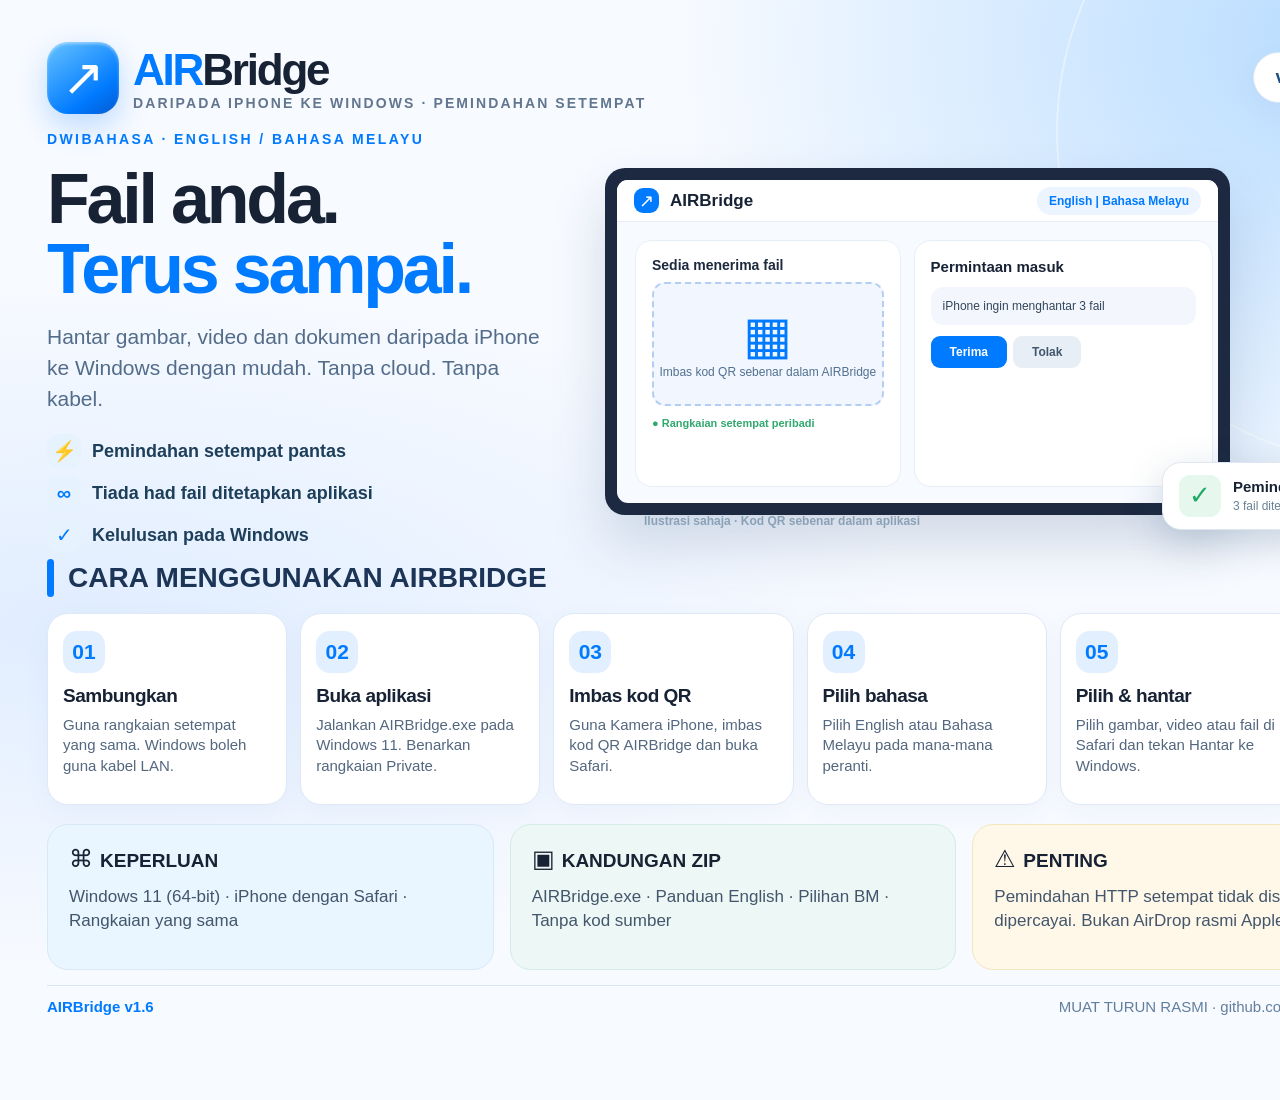
<file: AIRBridge-Guide-BM.html>
<!DOCTYPE html>
<html lang="ms">
<head>
<meta charset="utf-8">
<meta name="viewport" content="width=device-width, initial-scale=1">
<title>AIRBridge v1.6 · DARIPADA IPHONE KE WINDOWS · PEMINDAHAN SETEMPAT</title>
<style>
*{box-sizing:border-box}
:root{font-family:"Segoe UI",Arial,sans-serif;color:#172234;background:#f6faff;font-synthesis:none}
body{margin:0}
.page{width:1600px;height:1100px;overflow:hidden;position:relative;
 background:radial-gradient(ellipse at 84% 4%,#b8dcff 0%,transparent 35%),
 radial-gradient(ellipse at 5% 57%,#e0edff 0%,transparent 39%),#f7faff;padding:39px 47px 26px}
.page::before{content:"";position:absolute;right:-110px;top:-200px;width:650px;height:660px;border:2px solid #ffffff62;border-radius:50%;pointer-events:none}
.head{position:relative;display:flex;align-items:center;justify-content:space-between;height:77px}
.brand{display:flex;align-items:center;gap:14px}
.brandicon{width:72px;height:72px;border-radius:21px;display:grid;place-items:center;color:#fff;
 background:linear-gradient(145deg,#66c3ff 0%,#007aff 70%,#0459d0 100%);
 box-shadow:0 12px 30px #007aff3d,inset 0 2px 3px #ffffff6c;font-size:51px;font-weight:600}
.brandtext{font-size:44px;font-weight:800;letter-spacing:-2.2px}
.brandtext span{color:#007aff}
.subtitle{font-size:14px;color:#62768f;letter-spacing:2.1px;font-weight:800}
.version{border-radius:30px;background:#fff;border:1px solid #dae7f6;padding:14px 21px;font-size:18px;font-weight:760;color:#1c4d82;box-shadow:0 6px 24px #4867890d}
.hero{display:grid;grid-template-columns:535px 1fr;gap:17px;height:424px;align-items:center}
.text-panel{padding:15px 0}
.eyebrow{font-size:14px;color:#007aff;font-weight:800;letter-spacing:2.4px}
.hero h1{font-size:70px;line-height:1.0;letter-spacing:-3.2px;margin:17px 0 17px;font-weight:820}
.hero h1 em{color:#007aff;font-style:normal}
.summary{font-size:21px;line-height:1.48;color:#536c89;max-width:495px;margin:0 0 20px}
.pills{display:flex;flex-direction:column;gap:8px}
.pill{display:flex;align-items:center;gap:11px;color:#1e3f5a;font-size:18px;font-weight:690}
.pill b{display:grid;place-items:center;border-radius:12px;background:#e6f3ff;color:#007aff;width:34px;height:34px;font-size:20px}
.mock{height:372px;display:flex;position:relative;align-items:center;padding-left:6px}
.computer{width:625px;height:347px;background:#1c2940;border-radius:20px;padding:12px;box-shadow:0 29px 55px #173b692b}
.monitor{height:100%;background:#f7faff;border-radius:11px;overflow:hidden}
.titlebar{height:42px;background:#fff;display:flex;align-items:center;gap:11px;padding:0 17px;border-bottom:1px solid #e8edf6}
.smallapp{display:grid;place-items:center;background:#007aff;color:#fff;border-radius:9px;width:25px;height:25px;font-size:18px}
.titlebar strong{font-size:17px}
.minipicker{margin-left:auto;border-radius:18px;background:#ebf4ff;padding:7px 12px;color:#007aff;font-size:12px;font-weight:800}
.monitorinner{display:grid;grid-template-columns: 47% 53%;gap:13px;padding:18px}
.paircard{background:#fff;border:1px solid #e8eef6;border-radius:17px;height:247px;padding:16px 16px}
.paircard h4{font-size:14px;margin:0 0 9px;color:#1d293e}
.qr-placeholder{height:124px;border-radius:13px;background:#f1f6ff;display:flex;align-items:center;justify-content:center;
 flex-direction:column;color:#007aff;border:2px dashed #b3cef2;gap:4px}
.qr-icon{font-size:52px;line-height:1;font-weight:500}
.qr-hint{color:#52718f;font-size:12px;max-width:235px;line-height:1.25;text-align:center}
.pairfoot{margin-top:11px;color:#31a86d;font-size:11px;font-weight:800}
.inbox{background:#fff;border:1px solid #e8eef6;border-radius:17px;height:247px;padding:17px 16px}
.inbox h4{font-size:15px;margin:0 0 12px}
.notifrow{border-radius:12px;background:#f3f7fd;padding:12px;font-size:12px;color:#34475c}
.notifs{display:flex;gap:6px;margin-top:11px}
.btn{font-size:12px;color:#fff;background:#007aff;border-radius:9px;padding:9px 19px;font-weight:800}
.btn.gray{color:#41566c;background:#e8eef6}
.phone{position:absolute;right:0;top:34px;width:200px;height:322px;border:9px solid #172435;border-radius:35px;
 background:#fdfefe;box-shadow:0 20px 44px #17324a35;padding:16px 9px 14px;display:flex;flex-direction:column;align-items:center}
.notch{position:absolute;top:0;left:48px;background:#172435;border-radius:0 0 16px 16px;width:85px;height:15px}
.address{margin-top:18px;padding:7px 5px;border-radius:9px;background:#edf1f6;width:100%;text-align:center;
 font-size:9px;font-weight:700;color:#617185}
.phone-logo{display:grid;place-items:center;margin:30px auto 8px;background:#007aff;color:#fff;width:57px;height:57px;border-radius:16px;font-size:40px}
.phone h4{margin:0;font-size:20px}
.phone .languages{background:#e5effc;color:#1c66b4;padding:6px 13px;border-radius:17px;font-size:11px;font-weight:780;margin:10px auto}
.phone-btn{background:#007aff;color:#fff;border-radius:11px;font-size:12px;text-align:center;font-weight:800;
 width:100%;padding:11px 3px;margin-top:8px}
.toast{position:absolute;right:115px;bottom:-2px;background:#fff;box-shadow:0 12px 38px #21456335;
 border-radius:19px;border:1px solid #dfe8f2;display:flex;align-items:center;gap:12px;padding:12px 16px;min-width:276px;z-index:2}
.success{display:grid;place-items:center;background:#e6f8ee;color:#20a963;border-radius:11px;width:42px;height:42px;font-size:26px}
.toast strong{font-size:15px}
.toast p{margin:3px 0 0;font-size:12px;color:#688096}
.caption{position:absolute;bottom:0;left:45px;font-size:12px;color:#8aa1b7;font-weight:650}
.bar-title{display:flex;gap:14px;align-items:center;margin:19px 0 16px}
.blue-rule{width:7px;height:38px;border-radius:12px;background:#007aff}
.bar-title h2{font-size:28px;margin:0;font-weight:830;color:#1c3456}
.steps{display:grid;grid-template-columns:repeat(6,1fr);gap:13px}
.step{background:#fff;border:1px solid #dfe9f6;min-height:192px;border-radius:21px;padding:17px 15px 13px;
 box-shadow:0 8px 24px #587ca80d}
.count{width:42px;height:42px;display:grid;place-items:center;border-radius:14px;background:#e1efff;
 color:#007aff;font-size:21px;font-weight:850}
.step h3{font-size:19px;font-weight:800;letter-spacing:-.5px;margin:12px 0 8px}
.step p{font-size:15px;line-height:1.36;color:#53677f;margin:0}
.meta{display:grid;grid-template-columns:1fr 1fr 1.3fr;gap:16px;margin-top:19px}
.box{border-radius:21px;border:1px solid #d7e9f7;background:#e9f5ff;padding:20px 21px;min-height:146px}
.box:nth-child(2){background:#edf8f6;border-color:#d3ece5}
.box:nth-child(3){background:#fff8e9;border-color:#f4e6bf}
.box h3{font-size:19px;font-weight:810;margin:0 0 12px}
.box h3 span{font-size:24px;margin-right:7px}
.box p{font-size:17px;line-height:1.4;color:#43566b;margin:0}
footer{margin-top:15px;display:flex;justify-content:space-between;align-items:center;color:#627e9d;font-size:15px;
 border-top:1px solid #d6e6f5;padding-top:12px}
footer b{color:#007aff}
</style>
</head>
<body><div class="page">
  <header class="head">
    <div class="brand"><div class="brandicon">↗</div><div><div class="brandtext"><span>AIR</span>Bridge</div><div class="subtitle">DARIPADA IPHONE KE WINDOWS · PEMINDAHAN SETEMPAT</div></div></div>
    <div class="version">v1.6 · WINDOWS 11 + IPHONE</div>
  </header>
  <section class="hero">
    <div class="text-panel">
      <div class="eyebrow">DWIBAHASA · ENGLISH / BAHASA MELAYU</div>
      <h1>Fail anda.<br><em>Terus sampai.</em></h1>
      <p class="summary">Hantar gambar, video dan dokumen daripada iPhone ke Windows dengan mudah. Tanpa cloud. Tanpa kabel.</p>
      <div class="pills">
        <div class="pill"><b>⚡</b>Pemindahan setempat pantas</div>
        <div class="pill"><b>∞</b>Tiada had fail ditetapkan aplikasi</div>
        <div class="pill"><b>✓</b>Kelulusan pada Windows</div>
      </div>
    </div>
    <div class="mock">
      <div class="computer">
        <div class="monitor">
          <div class="titlebar"><div class="smallapp">↗</div><strong>AIRBridge</strong><div class="minipicker">English  |  Bahasa Melayu</div></div>
          <div class="monitorinner">
            <div class="paircard"><h4>Sedia menerima fail</h4><div class="qr-placeholder"><div class="qr-icon">▦</div><div class="qr-hint">Imbas kod QR sebenar dalam AIRBridge</div></div><div class="pairfoot">● Rangkaian setempat peribadi</div></div>
            <div class="inbox"><h4>Permintaan masuk</h4><div class="notifrow">iPhone ingin menghantar 3 fail</div><div class="notifs"><span class="btn">Terima</span><span class="btn gray">Tolak</span></div></div>
          </div>
        </div>
      </div>
      <div class="phone"><div class="notch"></div><div class="address">HALAMAN SAFARI SETEMPAT</div>
        <div class="phone-logo">↗</div><h4>AIRBridge</h4><div class="languages">EN &nbsp; | &nbsp; BM</div>
        <div class="phone-btn">+ Pilih fail</div><div class="phone-btn">Hantar ke Windows</div></div>
      <div class="toast"><div class="success">✓</div><div><strong>Pemindahan berjaya!</strong><p>3 fail diterima</p></div></div>
      <div class="caption">Ilustrasi sahaja · Kod QR sebenar dalam aplikasi</div>
    </div>
  </section>
  <div class="bar-title"><div class="blue-rule"></div><h2>CARA MENGGUNAKAN AIRBRIDGE</h2></div>
  <section class="steps"><article class="step"><div class="count">01</div><h3>Sambungkan</h3><p>Guna rangkaian setempat yang sama. Windows boleh guna kabel LAN.</p></article><article class="step"><div class="count">02</div><h3>Buka aplikasi</h3><p>Jalankan AIRBridge.exe pada Windows 11. Benarkan rangkaian Private.</p></article><article class="step"><div class="count">03</div><h3>Imbas kod QR</h3><p>Guna Kamera iPhone, imbas kod QR AIRBridge dan buka Safari.</p></article><article class="step"><div class="count">04</div><h3>Pilih bahasa</h3><p>Pilih English atau Bahasa Melayu pada mana-mana peranti.</p></article><article class="step"><div class="count">05</div><h3>Pilih &amp; hantar</h3><p>Pilih gambar, video atau fail di Safari dan tekan Hantar ke Windows.</p></article><article class="step"><div class="count">06</div><h3>Terima &amp; siap</h3><p>Klik Terima pada PC. Tunggu notifikasi pemindahan berjaya.</p></article></section>
  <section class="meta">
    <div class="box"><h3><span>⌘</span>KEPERLUAN</h3><p>Windows 11 (64-bit) · iPhone dengan Safari · Rangkaian yang sama</p></div>
    <div class="box"><h3><span>▣</span>KANDUNGAN ZIP</h3><p>AIRBridge.exe · Panduan English · Pilihan BM · Tanpa kod sumber</p></div>
    <div class="box"><h3><span>⚠</span>PENTING</h3><p>Pemindahan HTTP setempat tidak disulitkan. Guna rangkaian peribadi dipercayai. Bukan AirDrop rasmi Apple.</p></div>
  </section>
  <footer><b>AIRBridge v1.6</b><span>MUAT TURUN RASMI · github.com/shahprotoss/AIRBridge/releases/latest</span></footer>
</div></body></html>
</file>
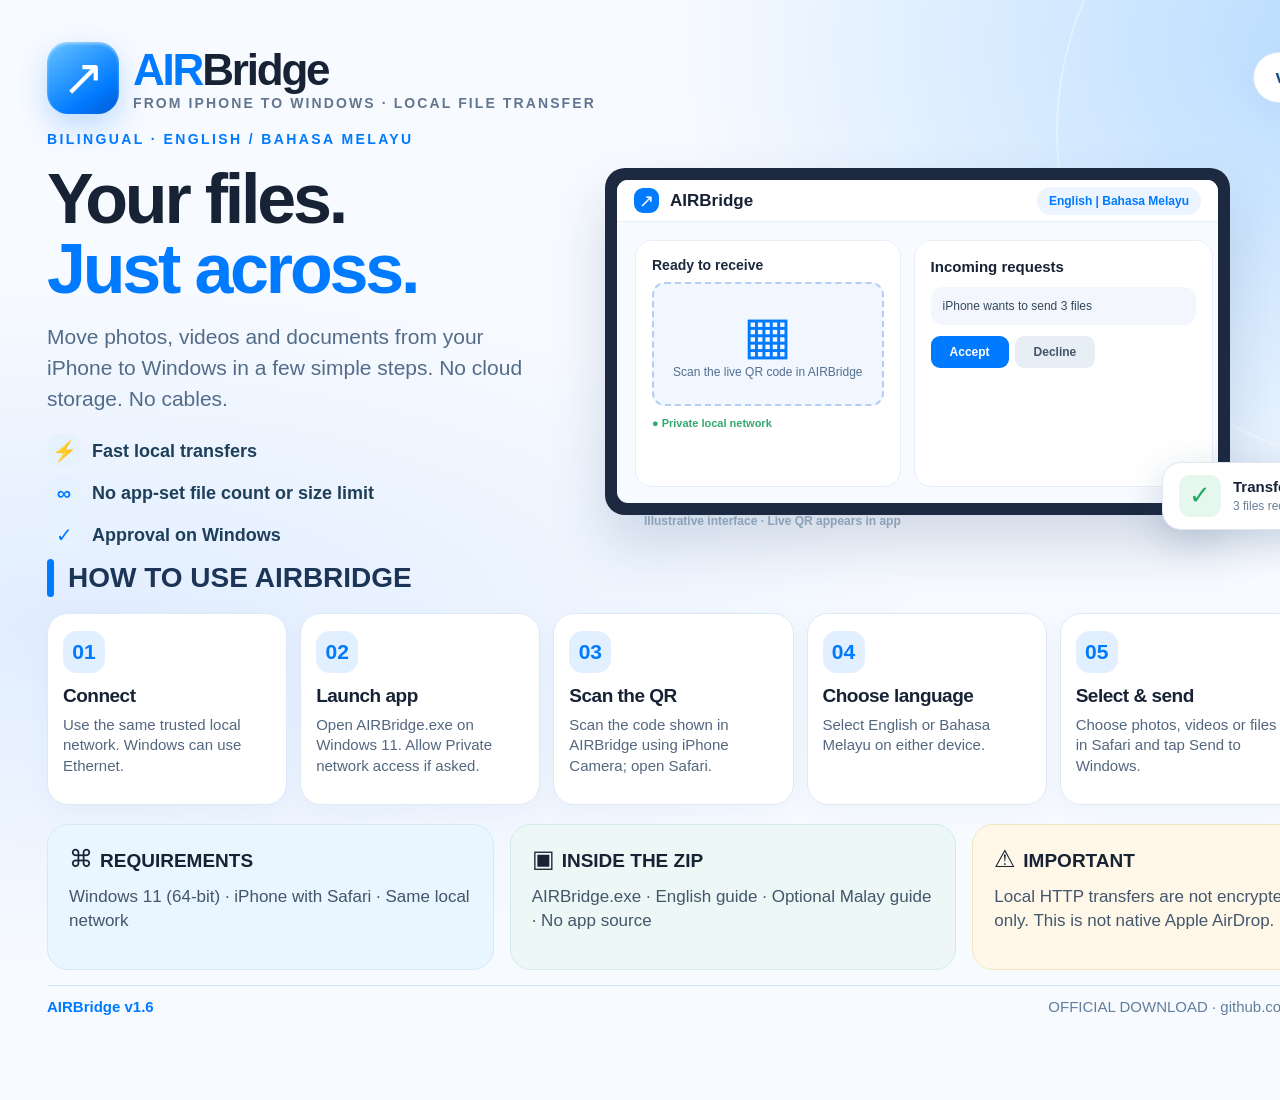
<file: AIRBridge-Guide-EN.html>
<!DOCTYPE html>
<html lang="en">
<head>
<meta charset="utf-8">
<meta name="viewport" content="width=device-width, initial-scale=1">
<title>AIRBridge v1.6 · FROM IPHONE TO WINDOWS · LOCAL FILE TRANSFER</title>
<style>
*{box-sizing:border-box}
:root{font-family:"Segoe UI",Arial,sans-serif;color:#172234;background:#f6faff;font-synthesis:none}
body{margin:0}
.page{width:1600px;height:1100px;overflow:hidden;position:relative;
 background:radial-gradient(ellipse at 84% 4%,#b8dcff 0%,transparent 35%),
 radial-gradient(ellipse at 5% 57%,#e0edff 0%,transparent 39%),#f7faff;padding:39px 47px 26px}
.page::before{content:"";position:absolute;right:-110px;top:-200px;width:650px;height:660px;border:2px solid #ffffff62;border-radius:50%;pointer-events:none}
.head{position:relative;display:flex;align-items:center;justify-content:space-between;height:77px}
.brand{display:flex;align-items:center;gap:14px}
.brandicon{width:72px;height:72px;border-radius:21px;display:grid;place-items:center;color:#fff;
 background:linear-gradient(145deg,#66c3ff 0%,#007aff 70%,#0459d0 100%);
 box-shadow:0 12px 30px #007aff3d,inset 0 2px 3px #ffffff6c;font-size:51px;font-weight:600}
.brandtext{font-size:44px;font-weight:800;letter-spacing:-2.2px}
.brandtext span{color:#007aff}
.subtitle{font-size:14px;color:#62768f;letter-spacing:2.1px;font-weight:800}
.version{border-radius:30px;background:#fff;border:1px solid #dae7f6;padding:14px 21px;font-size:18px;font-weight:760;color:#1c4d82;box-shadow:0 6px 24px #4867890d}
.hero{display:grid;grid-template-columns:535px 1fr;gap:17px;height:424px;align-items:center}
.text-panel{padding:15px 0}
.eyebrow{font-size:14px;color:#007aff;font-weight:800;letter-spacing:2.4px}
.hero h1{font-size:70px;line-height:1.0;letter-spacing:-3.2px;margin:17px 0 17px;font-weight:820}
.hero h1 em{color:#007aff;font-style:normal}
.summary{font-size:21px;line-height:1.48;color:#536c89;max-width:495px;margin:0 0 20px}
.pills{display:flex;flex-direction:column;gap:8px}
.pill{display:flex;align-items:center;gap:11px;color:#1e3f5a;font-size:18px;font-weight:690}
.pill b{display:grid;place-items:center;border-radius:12px;background:#e6f3ff;color:#007aff;width:34px;height:34px;font-size:20px}
.mock{height:372px;display:flex;position:relative;align-items:center;padding-left:6px}
.computer{width:625px;height:347px;background:#1c2940;border-radius:20px;padding:12px;box-shadow:0 29px 55px #173b692b}
.monitor{height:100%;background:#f7faff;border-radius:11px;overflow:hidden}
.titlebar{height:42px;background:#fff;display:flex;align-items:center;gap:11px;padding:0 17px;border-bottom:1px solid #e8edf6}
.smallapp{display:grid;place-items:center;background:#007aff;color:#fff;border-radius:9px;width:25px;height:25px;font-size:18px}
.titlebar strong{font-size:17px}
.minipicker{margin-left:auto;border-radius:18px;background:#ebf4ff;padding:7px 12px;color:#007aff;font-size:12px;font-weight:800}
.monitorinner{display:grid;grid-template-columns: 47% 53%;gap:13px;padding:18px}
.paircard{background:#fff;border:1px solid #e8eef6;border-radius:17px;height:247px;padding:16px 16px}
.paircard h4{font-size:14px;margin:0 0 9px;color:#1d293e}
.qr-placeholder{height:124px;border-radius:13px;background:#f1f6ff;display:flex;align-items:center;justify-content:center;
 flex-direction:column;color:#007aff;border:2px dashed #b3cef2;gap:4px}
.qr-icon{font-size:52px;line-height:1;font-weight:500}
.qr-hint{color:#52718f;font-size:12px;max-width:235px;line-height:1.25;text-align:center}
.pairfoot{margin-top:11px;color:#31a86d;font-size:11px;font-weight:800}
.inbox{background:#fff;border:1px solid #e8eef6;border-radius:17px;height:247px;padding:17px 16px}
.inbox h4{font-size:15px;margin:0 0 12px}
.notifrow{border-radius:12px;background:#f3f7fd;padding:12px;font-size:12px;color:#34475c}
.notifs{display:flex;gap:6px;margin-top:11px}
.btn{font-size:12px;color:#fff;background:#007aff;border-radius:9px;padding:9px 19px;font-weight:800}
.btn.gray{color:#41566c;background:#e8eef6}
.phone{position:absolute;right:0;top:34px;width:200px;height:322px;border:9px solid #172435;border-radius:35px;
 background:#fdfefe;box-shadow:0 20px 44px #17324a35;padding:16px 9px 14px;display:flex;flex-direction:column;align-items:center}
.notch{position:absolute;top:0;left:48px;background:#172435;border-radius:0 0 16px 16px;width:85px;height:15px}
.address{margin-top:18px;padding:7px 5px;border-radius:9px;background:#edf1f6;width:100%;text-align:center;
 font-size:9px;font-weight:700;color:#617185}
.phone-logo{display:grid;place-items:center;margin:30px auto 8px;background:#007aff;color:#fff;width:57px;height:57px;border-radius:16px;font-size:40px}
.phone h4{margin:0;font-size:20px}
.phone .languages{background:#e5effc;color:#1c66b4;padding:6px 13px;border-radius:17px;font-size:11px;font-weight:780;margin:10px auto}
.phone-btn{background:#007aff;color:#fff;border-radius:11px;font-size:12px;text-align:center;font-weight:800;
 width:100%;padding:11px 3px;margin-top:8px}
.toast{position:absolute;right:115px;bottom:-2px;background:#fff;box-shadow:0 12px 38px #21456335;
 border-radius:19px;border:1px solid #dfe8f2;display:flex;align-items:center;gap:12px;padding:12px 16px;min-width:276px;z-index:2}
.success{display:grid;place-items:center;background:#e6f8ee;color:#20a963;border-radius:11px;width:42px;height:42px;font-size:26px}
.toast strong{font-size:15px}
.toast p{margin:3px 0 0;font-size:12px;color:#688096}
.caption{position:absolute;bottom:0;left:45px;font-size:12px;color:#8aa1b7;font-weight:650}
.bar-title{display:flex;gap:14px;align-items:center;margin:19px 0 16px}
.blue-rule{width:7px;height:38px;border-radius:12px;background:#007aff}
.bar-title h2{font-size:28px;margin:0;font-weight:830;color:#1c3456}
.steps{display:grid;grid-template-columns:repeat(6,1fr);gap:13px}
.step{background:#fff;border:1px solid #dfe9f6;min-height:192px;border-radius:21px;padding:17px 15px 13px;
 box-shadow:0 8px 24px #587ca80d}
.count{width:42px;height:42px;display:grid;place-items:center;border-radius:14px;background:#e1efff;
 color:#007aff;font-size:21px;font-weight:850}
.step h3{font-size:19px;font-weight:800;letter-spacing:-.5px;margin:12px 0 8px}
.step p{font-size:15px;line-height:1.36;color:#53677f;margin:0}
.meta{display:grid;grid-template-columns:1fr 1fr 1.3fr;gap:16px;margin-top:19px}
.box{border-radius:21px;border:1px solid #d7e9f7;background:#e9f5ff;padding:20px 21px;min-height:146px}
.box:nth-child(2){background:#edf8f6;border-color:#d3ece5}
.box:nth-child(3){background:#fff8e9;border-color:#f4e6bf}
.box h3{font-size:19px;font-weight:810;margin:0 0 12px}
.box h3 span{font-size:24px;margin-right:7px}
.box p{font-size:17px;line-height:1.4;color:#43566b;margin:0}
footer{margin-top:15px;display:flex;justify-content:space-between;align-items:center;color:#627e9d;font-size:15px;
 border-top:1px solid #d6e6f5;padding-top:12px}
footer b{color:#007aff}
</style>
</head>
<body><div class="page">
  <header class="head">
    <div class="brand"><div class="brandicon">↗</div><div><div class="brandtext"><span>AIR</span>Bridge</div><div class="subtitle">FROM IPHONE TO WINDOWS · LOCAL FILE TRANSFER</div></div></div>
    <div class="version">v1.6 · WINDOWS 11 + IPHONE</div>
  </header>
  <section class="hero">
    <div class="text-panel">
      <div class="eyebrow">BILINGUAL · ENGLISH / BAHASA MELAYU</div>
      <h1>Your files.<br><em>Just across.</em></h1>
      <p class="summary">Move photos, videos and documents from your iPhone to Windows in a few simple steps. No cloud storage. No cables.</p>
      <div class="pills">
        <div class="pill"><b>⚡</b>Fast local transfers</div>
        <div class="pill"><b>∞</b>No app-set file count or size limit</div>
        <div class="pill"><b>✓</b>Approval on Windows</div>
      </div>
    </div>
    <div class="mock">
      <div class="computer">
        <div class="monitor">
          <div class="titlebar"><div class="smallapp">↗</div><strong>AIRBridge</strong><div class="minipicker">English  |  Bahasa Melayu</div></div>
          <div class="monitorinner">
            <div class="paircard"><h4>Ready to receive</h4><div class="qr-placeholder"><div class="qr-icon">▦</div><div class="qr-hint">Scan the live QR code in AIRBridge</div></div><div class="pairfoot">● Private local network</div></div>
            <div class="inbox"><h4>Incoming requests</h4><div class="notifrow">iPhone wants to send 3 files</div><div class="notifs"><span class="btn">Accept</span><span class="btn gray">Decline</span></div></div>
          </div>
        </div>
      </div>
      <div class="phone"><div class="notch"></div><div class="address">LOCAL SAFARI PAGE</div>
        <div class="phone-logo">↗</div><h4>AIRBridge</h4><div class="languages">EN &nbsp; | &nbsp; BM</div>
        <div class="phone-btn">+ Choose files</div><div class="phone-btn">Send to Windows</div></div>
      <div class="toast"><div class="success">✓</div><div><strong>Transfer complete</strong><p>3 files received</p></div></div>
      <div class="caption">Illustrative interface · Live QR appears in app</div>
    </div>
  </section>
  <div class="bar-title"><div class="blue-rule"></div><h2>HOW TO USE AIRBRIDGE</h2></div>
  <section class="steps"><article class="step"><div class="count">01</div><h3>Connect</h3><p>Use the same trusted local network. Windows can use Ethernet.</p></article><article class="step"><div class="count">02</div><h3>Launch app</h3><p>Open AIRBridge.exe on Windows 11. Allow Private network access if asked.</p></article><article class="step"><div class="count">03</div><h3>Scan the QR</h3><p>Scan the code shown in AIRBridge using iPhone Camera; open Safari.</p></article><article class="step"><div class="count">04</div><h3>Choose language</h3><p>Select English or Bahasa Melayu on either device.</p></article><article class="step"><div class="count">05</div><h3>Select &amp; send</h3><p>Choose photos, videos or files in Safari and tap Send to Windows.</p></article><article class="step"><div class="count">06</div><h3>Accept &amp; done</h3><p>Click Accept on your PC. Wait for the success notification.</p></article></section>
  <section class="meta">
    <div class="box"><h3><span>⌘</span>REQUIREMENTS</h3><p>Windows 11 (64-bit) · iPhone with Safari · Same local network</p></div>
    <div class="box"><h3><span>▣</span>INSIDE THE ZIP</h3><p>AIRBridge.exe · English guide · Optional Malay guide · No app source</p></div>
    <div class="box"><h3><span>⚠</span>IMPORTANT</h3><p>Local HTTP transfers are not encrypted. Use a trusted private network only. This is not native Apple AirDrop.</p></div>
  </section>
  <footer><b>AIRBridge v1.6</b><span>OFFICIAL DOWNLOAD · github.com/shahprotoss/AIRBridge/releases/latest</span></footer>
</div></body></html>
</file>
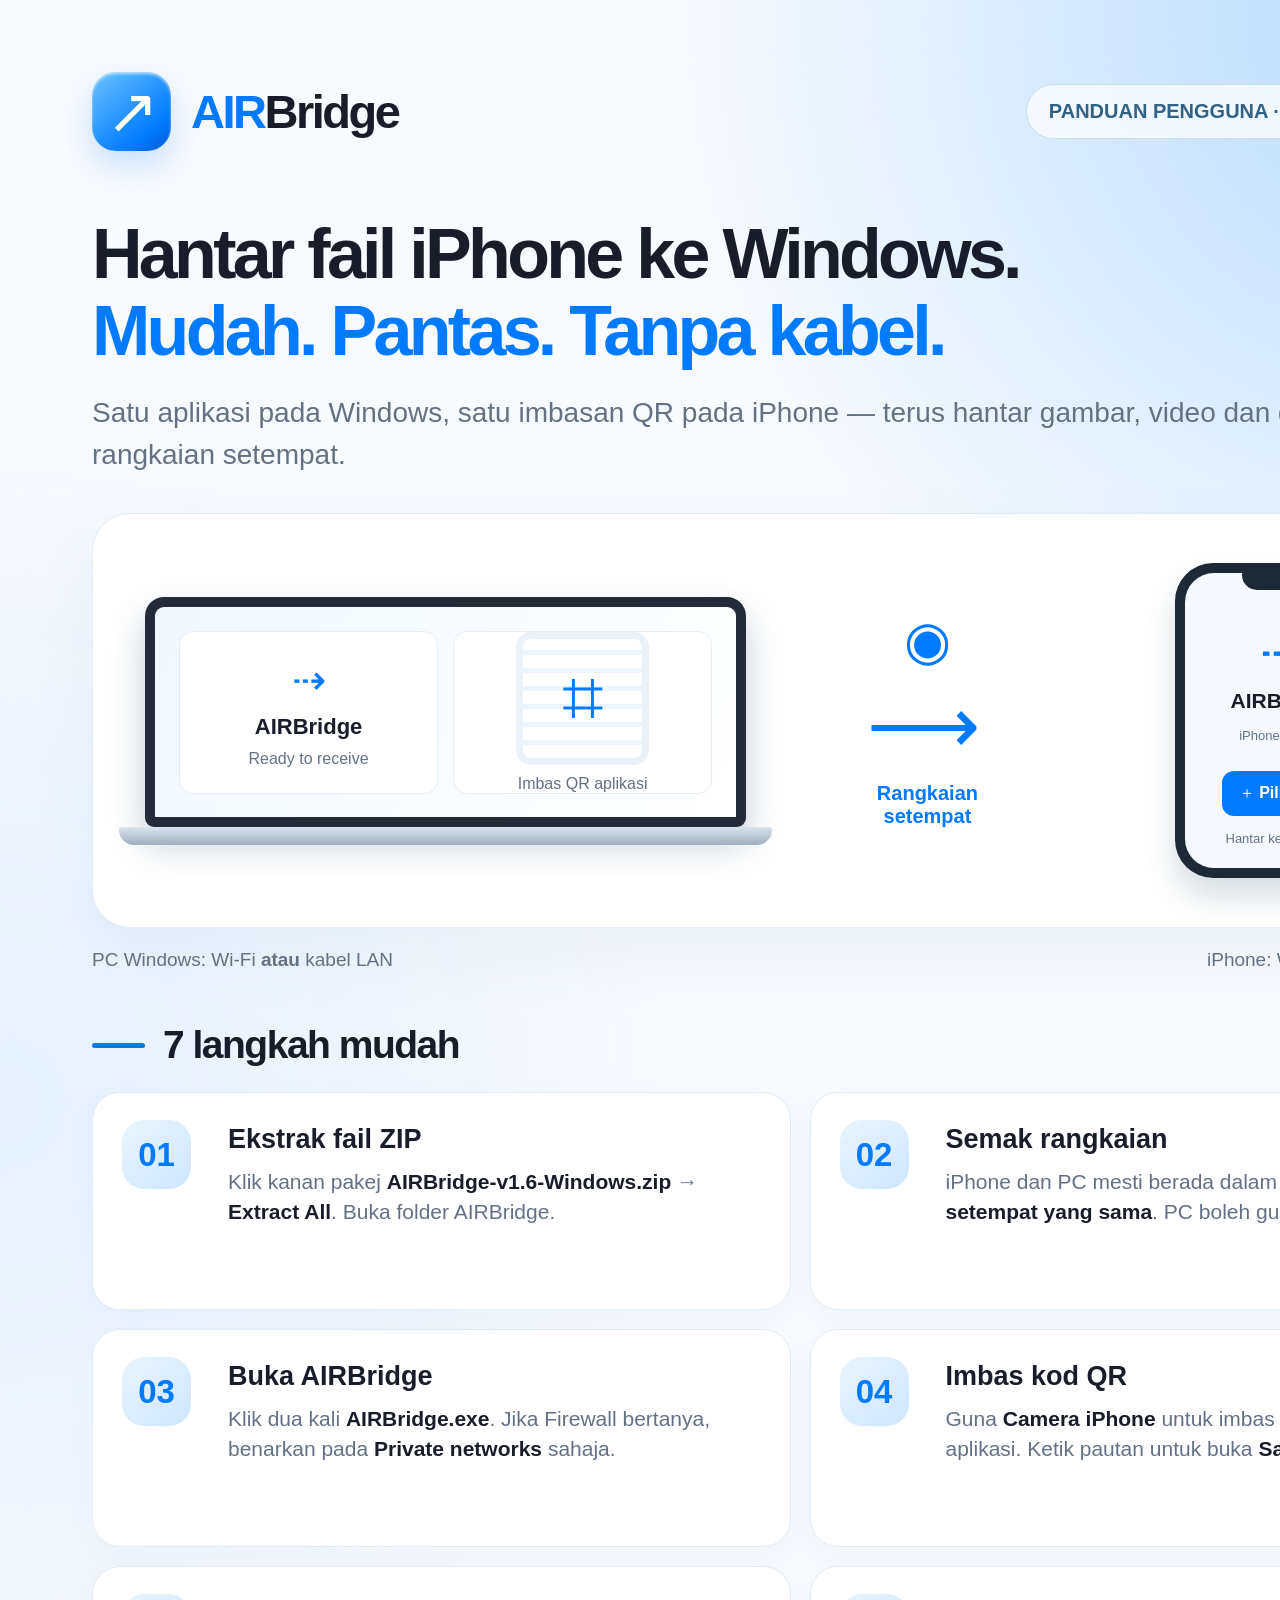
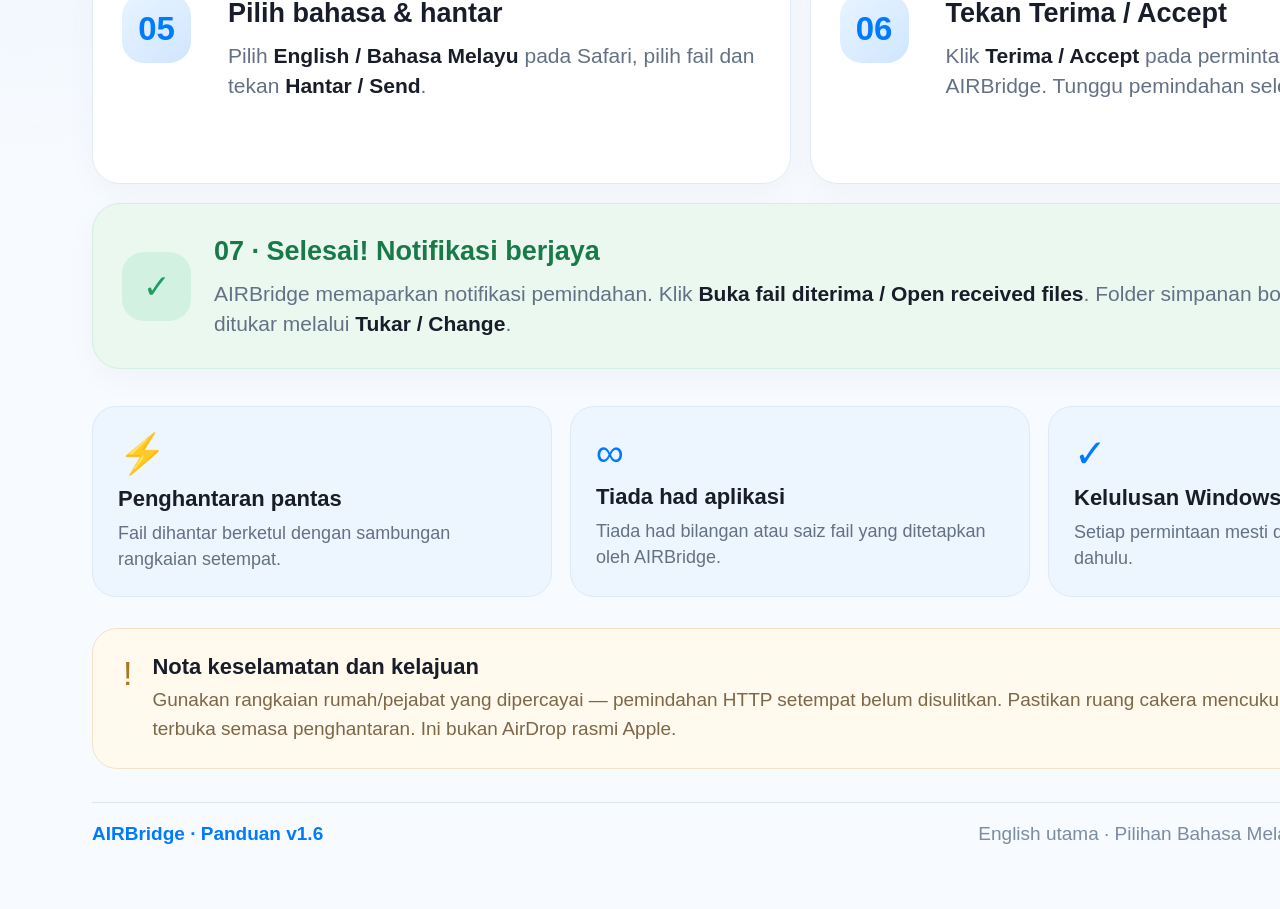
<file: PANDUAN-INFOGRAFIK.html>
<!DOCTYPE html>
<html lang="ms">
<head>
<meta charset="utf-8">
<meta name="viewport" content="width=device-width, initial-scale=1">
<title>Panduan Bergambar AIRBridge — iPhone ke Windows</title>
<style>
  :root{
    --blue:#007aff;--ink:#181d29;--muted:#647185;--line:#e2ebf5;
    --green:#1f9d62;--cloud:#f2f7fd;--white:#fff;
    font-family:"Segoe UI",Arial,sans-serif;font-synthesis:none;
  }
  *{box-sizing:border-box}
  body{margin:0;background:#e8eef5;color:var(--ink)}
  .page{width:1600px;min-height:2420px;margin:0 auto;padding:72px 92px 64px;
    background:radial-gradient(circle at 89% 1%,#b8daff 0,transparent 26%),
      radial-gradient(circle at 0 44%,#e5f0ff 0,transparent 31%),#f7fafe}
  .brand-row{display:flex;justify-content:space-between;align-items:center}
  .brand{display:flex;gap:20px;align-items:center;font-size:47px;font-weight:780;letter-spacing:-2.5px}
  .brand b{color:var(--blue)}
  .logo{width:79px;height:79px;border-radius:24px;color:#fff;display:grid;place-items:center;
    font-size:63px;font-weight:500;line-height:1;
    background:linear-gradient(140deg,#6bc4ff,#007aff 75%,#0559d1);
    box-shadow:0 14px 28px #2484ea35,inset 0 2px 3px #ffffff99}
  .chip{border:1px solid #c6dfef;background:#ffffffb9;border-radius:30px;
    font-size:20px;font-weight:700;color:#316184;padding:15px 22px}
  h1{font-size:70px;letter-spacing:-3.7px;line-height:1.1;margin:65px 0 22px;max-width:1280px;font-weight:760}
  h1 em{font-style:normal;color:var(--blue)}
  .subtitle{font-size:28px;color:var(--muted);line-height:1.5;margin:0 0 37px}
  .visual-card{background:#fff;border:1px solid var(--line);border-radius:38px;
    min-height:415px;box-shadow:0 27px 65px #52728a11;padding:43px 52px;
    display:grid;grid-template-columns:1.25fr .65fr .72fr;align-items:center;gap:25px;position:relative}
  .laptop{height:270px;display:flex;flex-direction:column;justify-content:center}
  .laptop-screen{height:230px;border:10px solid #232b39;background:linear-gradient(125deg,#f0f8ff,#fff);border-radius:19px 19px 9px 9px;
    display:grid;grid-template-columns:1fr 1fr;gap:15px;padding:24px;
    box-shadow:0 18px 35px #1f3f6340}
  .laptop-screen .left{background:#fff;border-radius:14px;display:flex;flex-direction:column;align-items:center;justify-content:center;
    border:1px solid #e5edf6;gap:10px}
  .laptop-screen .left .small-icon{font-size:41px;color:var(--blue);font-weight:900}
  .laptop-screen strong{font-size:22px}
  .laptop-screen span{font-size:16px;color:var(--muted)}
  .qr{width:133px;height:133px;display:grid;place-items:center;border:7px solid #eaf1f8;border-radius:15px;
    background:repeating-linear-gradient(0deg,#fff 0,#fff 13px,#ecf4ff 13px,#ecf4ff 18px)}
  .qr .brackets{font-size:74px;line-height:1;color:var(--blue);font-weight:700}
  .laptop-base{margin:0 -26px;height:18px;border-radius:4px 4px 23px 23px;background:linear-gradient(#d9e4ec,#9faebd)}
  .connection{display:flex;flex-direction:column;align-items:center;gap:18px;color:var(--blue);font-weight:720;font-size:20px;text-align:center}
  .connection .dots{font-size:79px;letter-spacing:8px;line-height:1}
  .connection .wifi{font-size:54px;line-height:1}
  .phone{width:213px;height:315px;border-radius:38px;background:#1e2936;padding:10px;margin:auto;box-shadow:0 19px 31px #284a682f}
  .phone-inner{height:100%;background:#f5f9ff;border-radius:29px;display:flex;align-items:center;flex-direction:column;
    padding:25px 14px;gap:11px;position:relative}
  .notch{height:17px;width:79px;background:#1e2936;border-radius:0 0 15px 15px;position:absolute;top:0}
  .phone-inner .air-icon{font-size:52px;color:var(--blue);font-weight:700;line-height:1;margin-top:28px}
  .phone-inner strong{font-size:21px}
  .phone-inner .select{background:var(--blue);color:#fff;border-radius:12px;font-size:16px;font-weight:700;padding:12px 17px;margin-top:17px}
  .phone-inner .small{font-size:13px;color:var(--muted);margin-top:4px}
  .visual-footer{font-size:19px;color:var(--muted);margin:21px 0 52px;display:flex;justify-content:space-between}
  .section-title{display:flex;gap:18px;align-items:center;font-size:39px;font-weight:750;letter-spacing:-1.5px;margin:0 0 25px}
  .section-title .rule{height:5px;background:var(--blue);width:53px;border-radius:10px}
  .steps{display:grid;grid-template-columns:1fr 1fr;gap:19px}
  .step{background:#fff;border:1px solid var(--line);border-radius:28px;padding:27px 29px;min-height:218px;
    display:grid;grid-template-columns:83px 1fr;gap:23px;box-shadow:0 9px 32px #2a608409}
  .step .number{width:69px;height:69px;border-radius:22px;background:linear-gradient(140deg,#e9f4ff,#cfe6ff);
    color:var(--blue);font-size:33px;font-weight:780;display:grid;place-items:center}
  .step h2{font-size:27px;margin:3px 0 11px;font-weight:735;line-height:1.22}
  .step p{font-size:21px;line-height:1.45;color:var(--muted);margin:0}
  .step strong{color:var(--ink);font-weight:740}
  .step.last{grid-column:1/-1;min-height:166px;display:flex;align-items:center;background:#eaf8f0;border-color:#d4eedf}
  .step.last .number{background:#d3f1e0;color:var(--green);flex:none}
  .step.last h2{color:#197949}
  .step.last p{max-width:1100px}
  .feature-row{display:grid;grid-template-columns:repeat(3,1fr);gap:18px;margin-top:37px}
  .feature{background:#edf5ff;border:1px solid #dceafa;padding:24px 25px;border-radius:24px}
  .feature .glyph{font-size:39px;color:var(--blue);margin-bottom:9px}
  .feature h3{font-size:22px;margin:0 0 8px}
  .feature p{color:var(--muted);font-size:18px;line-height:1.45;margin:0}
  .warning{display:flex;gap:20px;align-items:flex-start;border-radius:25px;border:1px solid #f3e3c5;
    background:#fff9ee;padding:25px 30px;margin-top:31px}
  .warning .mark{font-size:34px;color:#aa7818}
  .warning strong{font-size:22px}
  .warning p{font-size:19px;color:#7c6746;line-height:1.5;margin:6px 0 0}
  footer{display:flex;justify-content:space-between;gap:20px;margin-top:33px;color:#7c8ca2;font-size:19px;border-top:1px solid #dce5f0;padding-top:20px}
  .footer-brand{font-weight:800;color:var(--blue)}
  @media print{body{background:#fff}.page{margin:0;page-break-inside:avoid}}
</style>
</head>
<body>
<article class="page">
  <header class="brand-row">
    <div class="brand"><div class="logo" aria-hidden="true">↗</div><span><b>AIR</b>Bridge</span></div>
    <div class="chip">PANDUAN PENGGUNA · WINDOWS + IPHONE</div>
  </header>
  <h1>Hantar fail iPhone ke Windows.<br><em>Mudah. Pantas. Tanpa kabel.</em></h1>
  <p class="subtitle">Satu aplikasi pada Windows, satu imbasan QR pada iPhone — terus hantar gambar, video dan dokumen dalam rangkaian setempat.</p>

  <div class="visual-card" aria-label="Ilustrasi komputer Windows dan iPhone">
    <div class="laptop">
      <div class="laptop-screen">
        <div class="left"><div class="small-icon">⇢</div><strong>AIRBridge</strong><span>Ready to receive</span></div>
        <div class="left"><div class="qr"><div class="brackets">⌗</div></div><span>Imbas QR aplikasi</span></div>
      </div>
      <div class="laptop-base"></div>
    </div>
    <div class="connection">
      <div class="wifi">◉</div>
      <div class="dots">⟶</div>
      <div>Rangkaian<br>setempat</div>
    </div>
    <div class="phone">
      <div class="phone-inner">
        <div class="notch"></div><div class="air-icon">⇢</div><strong>AIRBridge</strong>
        <div class="small">iPhone · Safari</div><div class="select">＋ Pilih Fail</div>
        <div class="small">Hantar ke Windows</div>
      </div>
    </div>
  </div>
  <div class="visual-footer">
    <span>PC Windows: Wi-Fi <b>atau</b> kabel LAN</span>
    <span>iPhone: Wi-Fi rangkaian yang sama</span>
  </div>

  <div class="section-title"><span class="rule"></span>7 langkah mudah</div>
  <section class="steps">
    <div class="step"><div class="number">01</div><div><h2>Ekstrak fail ZIP</h2><p>Klik kanan pakej <strong>AIRBridge-v1.6-Windows.zip</strong> → <strong>Extract All</strong>. Buka folder AIRBridge.</p></div></div>
    <div class="step"><div class="number">02</div><div><h2>Semak rangkaian</h2><p>iPhone dan PC mesti berada dalam <strong>rangkaian setempat yang sama</strong>. PC boleh guna kabel LAN.</p></div></div>
    <div class="step"><div class="number">03</div><div><h2>Buka AIRBridge</h2><p>Klik dua kali <strong>AIRBridge.exe</strong>. Jika Firewall bertanya, benarkan pada <strong>Private networks</strong> sahaja.</p></div></div>
    <div class="step"><div class="number">04</div><div><h2>Imbas kod QR</h2><p>Guna <strong>Camera iPhone</strong> untuk imbas kod QR dalam aplikasi. Ketik pautan untuk buka <strong>Safari</strong>.</p></div></div>
    <div class="step"><div class="number">05</div><div><h2>Pilih bahasa & hantar</h2><p>Pilih <strong>English / Bahasa Melayu</strong> pada Safari, pilih fail dan tekan <strong>Hantar / Send</strong>.</p></div></div>
    <div class="step"><div class="number">06</div><div><h2>Tekan Terima / Accept</h2><p>Klik <strong>Terima / Accept</strong> pada permintaan masuk dalam AIRBridge. Tunggu pemindahan selesai.</p></div></div>
    <div class="step last"><div class="number">✓</div><div><h2>07 · Selesai! Notifikasi berjaya</h2><p>AIRBridge memaparkan notifikasi pemindahan. Klik <strong>Buka fail diterima / Open received files</strong>. Folder simpanan boleh ditukar melalui <strong>Tukar / Change</strong>.</p></div></div>
  </section>

  <section class="feature-row">
    <div class="feature"><div class="glyph">⚡</div><h3>Penghantaran pantas</h3><p>Fail dihantar berketul dengan sambungan rangkaian setempat.</p></div>
    <div class="feature"><div class="glyph">∞</div><h3>Tiada had aplikasi</h3><p>Tiada had bilangan atau saiz fail yang ditetapkan oleh AIRBridge.</p></div>
    <div class="feature"><div class="glyph">✓</div><h3>Kelulusan Windows</h3><p>Setiap permintaan mesti diterima pada PC terlebih dahulu.</p></div>
  </section>

  <aside class="warning"><div class="mark">!</div><div>
    <strong>Nota keselamatan dan kelajuan</strong>
    <p>Gunakan rangkaian rumah/pejabat yang dipercayai — pemindahan HTTP setempat belum disulitkan. Pastikan ruang cakera mencukupi dan Safari kekal terbuka semasa penghantaran. Ini bukan AirDrop rasmi Apple.</p>
  </div></aside>
  <footer><span class="footer-brand">AIRBridge · Panduan v1.6</span><span>English utama · Pilihan Bahasa Melayu · Windows 11 + iPhone</span></footer>
</article>
</body>
</html>
</file>
